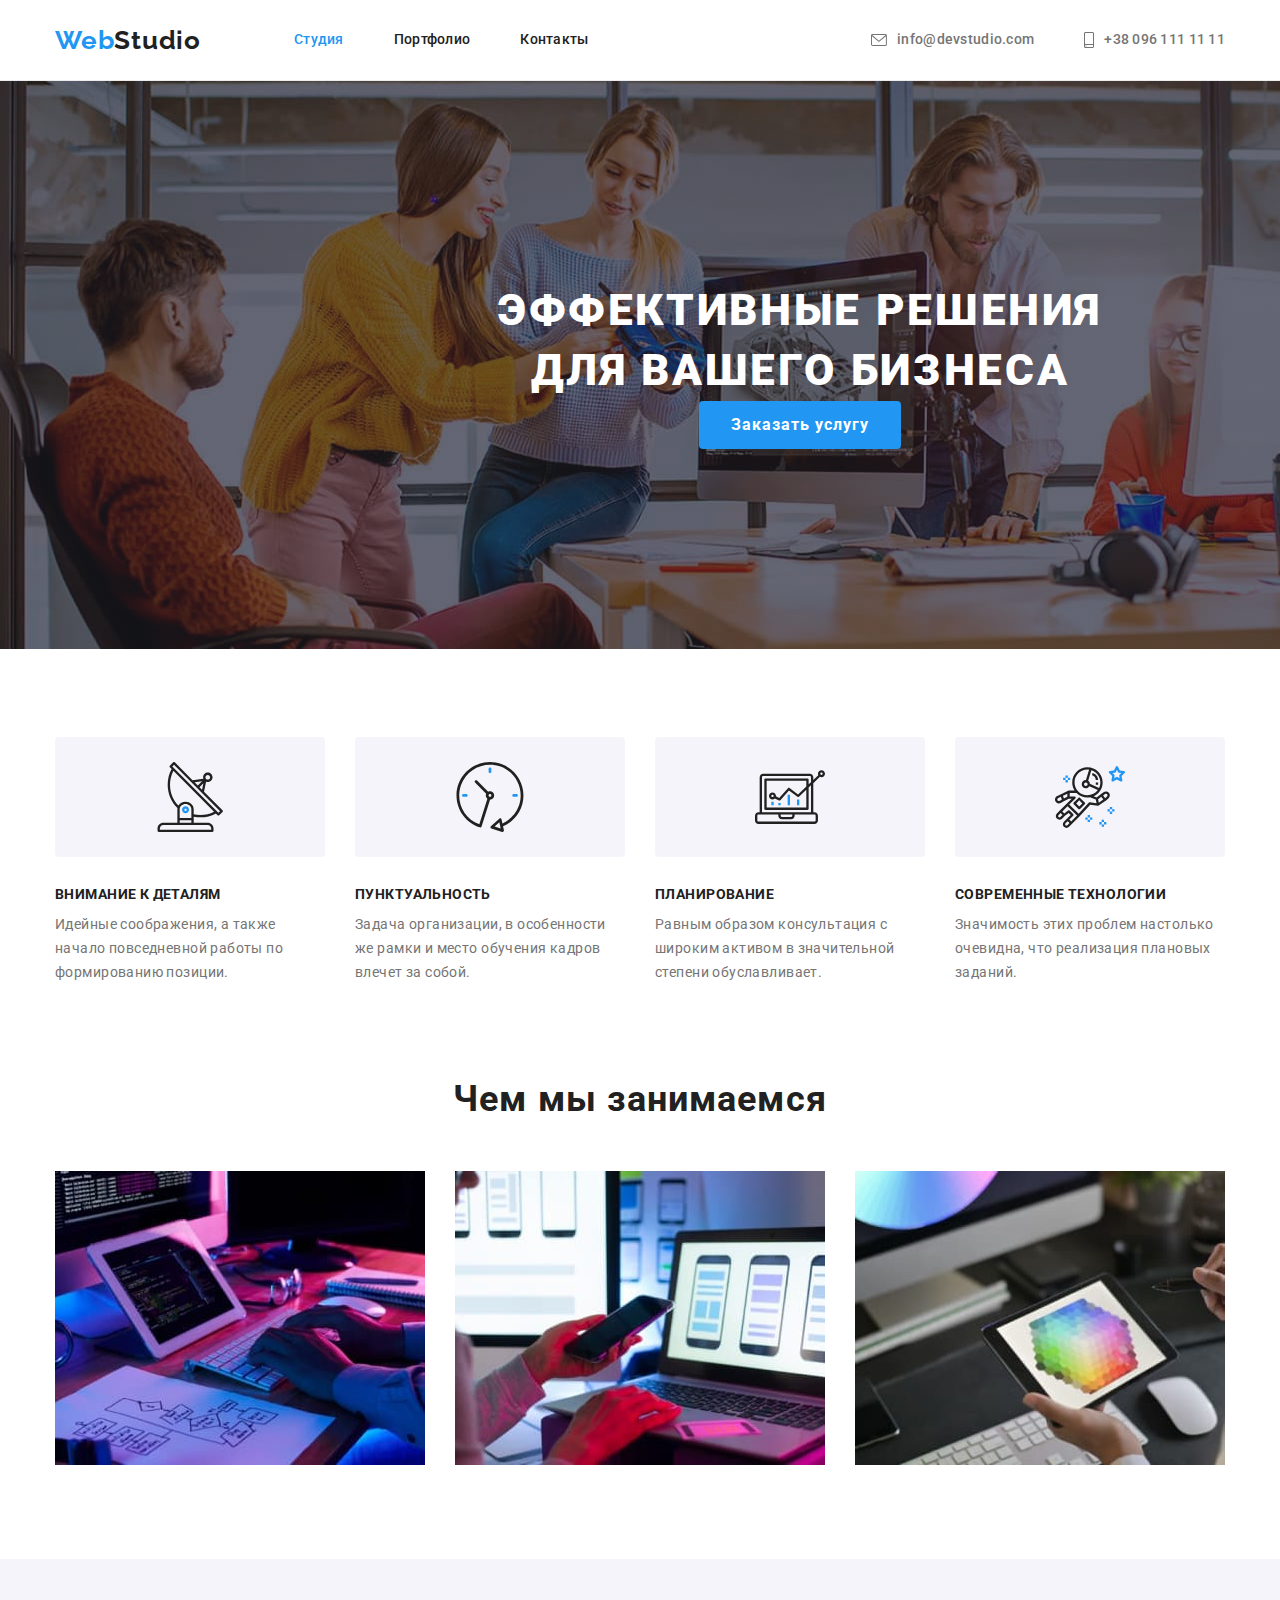
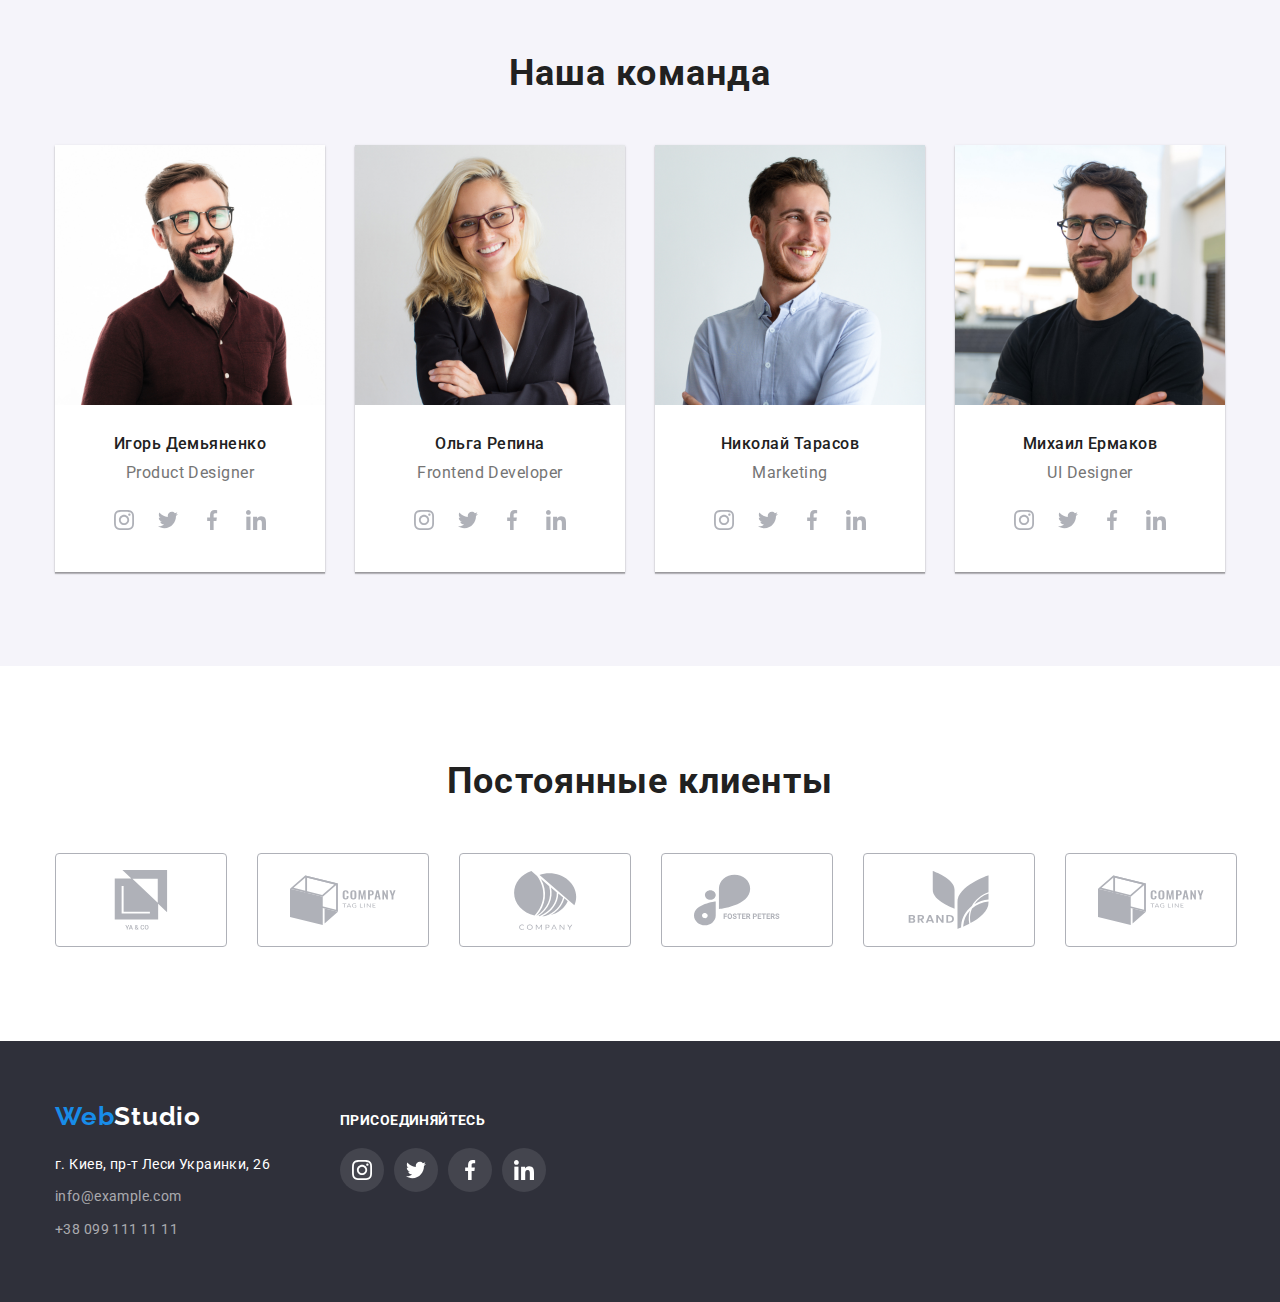
<file: index.html>
<!DOCTYPE html>
<html lang="ru">
  <head>
    <meta charset="UTF-8" />
    <meta http-equiv="X-UA-Compatible" content="IE=edge" />
    <meta name="viewport" content="width=device-width, initial-scale=1.0" />
    <link rel="preconnect" href="https://fonts.googleapis.com" />
    <link rel="preconnect" href="https://fonts.gstatic.com" crossorigin />
    <link
      href="https://fonts.googleapis.com/css2?family=Raleway:wght@700&family=Roboto:wght@400;500;700;900&display=swap"
      rel="stylesheet"
    />
    <title>WebStudio</title>
    <link
      rel="stylesheet"
      href="https://cdnjs.cloudflare.com/ajax/libs/modern-normalize/1.1.0/modern-normalize.min.css"
    />
    <link rel="stylesheet" href="./css/styles.css" />
  </head>

  <body>
    <header class="header">
      <div class="container header-section">
        <a class="logo link" href="./index.html">Web<span class="logo-two">Studio</span> </a>

        <nav class="header-nav">
          <ul class="nav-list list">
            <li class="nav-item"><a class="nav-link link current" href="">Студия</a></li>
            <li class="nav-item">
              <a class="nav-link link" href="./portfolio.html">Портфолио</a>
            </li>
            <li class="nav-item"><a class="nav-link link" href="">Контакты</a></li>
          </ul>
        </nav>

        <ul class="header-contacts list">
          <li class="header-item">
            <a class="header-contact link" href="mailto:info@devstudio.com"
              ><svg class="header-contacts-item-img" height="12" width="16">
                <use href="./images/symbol-defs.svg#icon-mail"></use>
              </svg>
              info@devstudio.com</a
            >
          </li>
          <li class="header-item">
            <a class="header-contact link" href="tel:+380961111111"
              ><svg class="header-contacts-item-img" height="16" width="10">
                <use href="./images/symbol-defs.svg#icon-smartphone"></use>
              </svg>
              +38 096 111 11 11</a
            >
          </li>
        </ul>
      </div>
    </header>

    <main>
      <!-- section 1 -->

      <section class="title">
        <div class="container">
          <!-- <div class="hero-container"> -->
          <h1 class="main-title">Эффективные решения для вашего бизнеса</h1>
          <button type="button" class="main-btn">Заказать услугу</button>
          <!-- </div> -->
        </div>
      </section>

      <!-- section 2 -->

      <section class="reasons">
        <div class="container">
          <h2 class="visually-hidden">Качества</h2>
          <ul class="reasons-list list">
            <li class="reasons-item">
              <div class="reasons-item-fon">
                <svg class="reasons-item-img" height="70" width="70">
                  <use href="./images/symbol-defs.svg#icon-antenna"></use>
                </svg>
              </div>
              <h3 class="reasons-title">Внимание к деталям</h3>
              <p class="reasons-text">
                Идейные соображения, а также начало повседневной работы по формированию позиции.
              </p>
            </li>
            <li class="reasons-item">
              <div class="reasons-item-fon">
                <svg class="reasons-item-img" height="70" width="70">
                  <use href="./images/symbol-defs.svg#icon-clock"></use>
                </svg>
              </div>
              <h3 class="reasons-title">Пунктуальность</h3>
              <p class="reasons-text">
                Задача организации, в особенности же рамки и место обучения кадров влечет за собой.
              </p>
            </li>
            <li class="reasons-item">
              <div class="reasons-item-fon">
                <svg class="reasons-item-img" height="70" width="70">
                  <use href="./images/symbol-defs.svg#icon-diagram"></use>
                </svg>
              </div>
              <h3 class="reasons-title">Планирование</h3>
              <p class="reasons-text">
                Равным образом консультация с широким активом в значительной степени обуславливает.
              </p>
            </li>
            <li class="reasons-item">
              <div class="reasons-item-fon">
                <svg class="reasons-item-img" height="70" width="70">
                  <use href="./images/symbol-defs.svg#icon-astronaut"></use>
                </svg>
              </div>
              <h3 class="reasons-title">Современные технологии</h3>
              <p class="reasons-text">
                Значимость этих проблем настолько очевидна, что реализация плановых заданий.
              </p>
            </li>
          </ul>
        </div>
      </section>

      <!-- section 3 -->

      <section class="about">
        <div class="container">
          <h2 class="about-subtitle">Чем мы занимаемся</h2>
          <ul class="about-list list">
            <li class="about-item">
              <img
                class="about-img"
                src="./images/about-img-1.jpg"
                alt="Разработка програмного обезпечения"
                width="370"
                height="294"
              />
            </li>
            <li class="about-item">
              <img
                class="about-img"
                src="./images/about-img-3.jpg"
                alt="Сосдание приложения для мобильных устройств"
                width="370"
                height="294"
              />
            </li>
            <li class="about-item">
              <img
                class="about-img"
                src="./images/about-img-2.jpg"
                alt="Рбота с палитрой цветов"
                width="370"
                height="294"
              />
            </li>
          </ul>
        </div>
      </section>

      <!-- section 4 -->

      <section class="specialist">
        <div class="container">
          <h2 class="specialist-title">Наша команда</h2>
          <ul class="specialist-list list">
            <li class="specialist-item">
              <img
                class="specialist-img"
                src="./images/tiam-img-1.jpg"
                alt="Дизайнер продукта"
                width="270"
                height="260"
              />
              <div class="card-content">
                <h3 class="specialist-item-title">Игорь Демьяненко</h3>
                <p class="specialist-text" lang="en">Product Designer</p>
                <ul class="specialist-item-soc-list list">
                  <li class="specialist-item-soc-item">
                    <a class="specialist-item-soc-link link" href=""
                      ><svg class="specialist-item-soc-icon" width="20" height="20">
                        <use href="./images/symbol-defs.svg#icon-instagram"></use></svg
                    ></a>
                  </li>
                  <li class="specialist-item-soc-item">
                    <a class="specialist-item-soc-link link" href=""
                      ><svg class="specialist-item-soc-icon" width="20" height="20">
                        <use href="./images/symbol-defs.svg#icon-twitter-1"></use></svg
                    ></a>
                  </li>
                  <li class="specialist-item-soc-item">
                    <a class="specialist-item-soc-link link" href=""
                      ><svg class="specialist-item-soc-icon" width="20" height="20">
                        <use href="./images/symbol-defs.svg#icon-facebook"></use></svg
                    ></a>
                  </li>
                  <li class="specialist-item-soc-item">
                    <a class="specialist-item-soc-link link" href=""
                      ><svg class="specialist-item-soc-icon" width="20" height="20">
                        <use href="./images/symbol-ddefs.svg#icon-linkedin-1"></use></svg
                    ></a>
                  </li>
                </ul>
              </div>
            </li>
            <li class="specialist-item">
              <img
                class="specialist-img"
                src="./images/tiam-img-2.jpg"
                alt="Фронтенд-разработчик"
                width="270"
                height="260"
              />
              <div class="card-content">
                <h3 class="specialist-item-title">Ольга Репина</h3>
                <p class="specialist-text" lang="en">Frontend Developer</p>
                <ul class="specialist-item-soc-list list">
                  <li class="specialist-item-soc-item">
                    <a class="specialist-item-soc-link link" href=""
                      ><svg class="specialist-item-soc-icon" width="20" height="20">
                        <use href="./images/symbol-defs.svg#icon-instagram"></use></svg
                    ></a>
                  </li>
                  <li class="specialist-item-soc-item">
                    <a class="specialist-item-soc-link link" href=""
                      ><svg class="specialist-item-soc-icon" width="20" height="20">
                        <use href="./images/symbol-defs.svg#icon-twitter-1"></use></svg
                    ></a>
                  </li>
                  <li class="specialist-item-soc-item">
                    <a class="specialist-item-soc-link link" href=""
                      ><svg class="specialist-item-soc-icon" width="20" height="20">
                        <use href="./images/symbol-defs.svg#icon-facebook"></use></svg
                    ></a>
                  </li>
                  <li class="specialist-item-soc-item">
                    <a class="specialist-item-soc-link link" href=""
                      ><svg class="specialist-item-soc-icon" width="20" height="20">
                        <use href="./images/symbol-ddefs.svg#icon-linkedin-1"></use></svg
                    ></a>
                  </li>
                </ul>
              </div>
            </li>
            <li class="specialist-item">
              <img
                class="specialist-img"
                src="./images/tiam-img-3.jpg"
                alt="Маркетинг"
                width="270"
                height="260"
              />
              <div class="card-content">
                <h3 class="specialist-item-title">Николай Тарасов</h3>
                <p class="specialist-text" lang="en">Marketing</p>
                <ul class="specialist-item-soc-list list">
                  <li class="specialist-item-soc-item">
                    <a class="specialist-item-soc-link link" href=""
                      ><svg class="specialist-item-soc-icon" width="20" height="20">
                        <use href="./images/symbol-defs.svg#icon-instagram"></use></svg
                    ></a>
                  </li>
                  <li class="specialist-item-soc-item">
                    <a class="specialist-item-soc-link link" href=""
                      ><svg class="specialist-item-soc-icon" widht="20" height="20">
                        <use href="./images/symbol-defs.svg#icon-twitter-1"></use></svg
                    ></a>
                  </li>
                  <li class="specialist-item-soc-item">
                    <a class="specialist-item-soc-link link" href=""
                      ><svg class="specialist-item-soc-icon" widht="20" height="20">
                        <use href="./images/symbol-defs.svg#icon-facebook"></use></svg
                    ></a>
                  </li>
                  <li class="specialist-item-soc-item">
                    <a class="specialist-item-soc-link link" href=""
                      ><svg class="specialist-item-soc-icon" widht="20" height="20">
                        <use href="./images/symbol-ddefs.svg#icon-linkedin-1"></use></svg
                    ></a>
                  </li>
                </ul>
              </div>
            </li>
            <li class="specialist-item">
              <img
                class="specialist-img"
                src="./images/tiam-img-4.jpg"
                alt="Дизайнер пользовательского интерфейса"
                width="270"
                height="260"
              />
              <div class="card-content">
                <h3 class="specialist-item-title">Михаил Ермаков</h3>
                <p class="specialist-text" lang="en">UI Designer</p>
                <ul class="specialist-item-soc-list list">
                  <li class="specialist-item-soc-item">
                    <a class="specialist-item-soc-link link" href=""
                      ><svg class="specialist-item-soc-icon" width="20" height="20">
                        <use href="./images/symbol-defs.svg#icon-instagram"></use></svg
                    ></a>
                  </li>
                  <li class="specialist-item-soc-item">
                    <a class="specialist-item-soc-link link" href=""
                      ><svg class="specialist-item-soc-icon" width="20" height="20">
                        <use href="./images/symbol-defs.svg#icon-twitter-1"></use></svg
                    ></a>
                  </li>
                  <li class="specialist-item-soc-item">
                    <a class="specialist-item-soc-link link" href=""
                      ><svg class="specialist-item-soc-icon" width="20" height="20">
                        <use href="./images/symbol-defs.svg#icon-facebook"></use></svg
                    ></a>
                  </li>
                  <li class="specialist-item-soc-item">
                    <a class="specialist-item-soc-link link" href=""
                      ><svg class="specialist-item-soc-icon" width="20" height="20">
                        <use href="./images/symbol-ddefs.svg#icon-linkedin-1"></use></svg
                    ></a>
                  </li>
                </ul>
              </div>
            </li>
          </ul>
        </div>
      </section>
      <!-- section-clients 5 -->
      <section class="clients">
        <div class="container-clients container">
          <h2 class="clients-title">Постоянные клиенты</h2>
          <ul class="clients-list list">
            <li class="clients-item">
              <a class="clients-list-div" href=""
                ><svg class="clients-img" width="106" height="60" width="106" height="60">
                  <use href="./images/symbol-defs.svg#icon-Union"></use></svg
              ></a>
            </li>
            <li class="clients-item">
              <a class="clients-list-div" href=""
                ><svg class="clients-img" width="106" height="60">
                  <use href="./images/symbol-defs.svg#icon-tagline"></use></svg
              ></a>
            </li>
            <li class="clients-item">
              <a class="clients-list-div" href=""
                ><svg class="clients-img" width="106" height="60">
                  <use href="./images/symbol-defs.svg#icon-companilist"></use></svg
              ></a>
            </li>
            <li class="clients-item">
              <a class="clients-list-div" href=""
                ><svg class="clients-img" width="106" height="60">
                  <use href="./images/symbol-defs.svg#icon-fosterpeters"></use></svg
              ></a>
            </li>
            <li class="clients-item">
              <a class="clients-list-div" href=""
                ><svg class="clients-img" width="106" height="60">
                  <use href="./images/symbol-defs.svg#icon-brend"></use></svg
              ></a>
            </li>
            <li class="clients-item">
              <a class="clients-list-div" href=""
                ><svg class="clients-img" width="106" height="60">
                  <use href="./images/symbol-defs.svg#icon-tagline"></use></svg
              ></a>
            </li>
          </ul>
        </div>
      </section>
    </main>

    <!-- section 6 -->
    <footer class="footer">
      <div class="container-foter container">
        <div class="footer-main">
          <a class="logo-footer-first link" href="/index.html"
            >Web<span class="logo-footer">Studio</span></a
          >
          <address class="address">
            <ul class="footer-list list">
              <li class="footer-address">
                <a
                  class="footer-map link"
                  href="https://goo.gl/maps/9qzrubKN1GBcPVM38"
                  target="blank"
                  >г. Киев, пр-т Леси Украинки, 26</a
                >
              </li>
              <li class="footer-item">
                <a class="footer-contact link" href="mailto:info@example.com">info@example.com</a>
              </li>
              <li class="footer-item">
                <a class="footer-contact link" href="tel:+380991111111">+38 099 111 11 11</a>
              </li>
            </ul>
          </address>
        </div>

        <div class="footer-social">
          <p class="footer-social-title">присоединяйтесь</p>
          <ul class="footer-soc-list list">
            <li class="footer-soc-item">
              <a class="footer-soc-link link" href=""
                ><svg class="footer-soc-icon" width="20" height="20">
                  <use href="./images/symbol-defs.svg#icon-instagram"></use></svg
              ></a>
            </li>
            <li class="footer-soc-item">
              <a class="footer-soc-link link" href=""
                ><svg class="footer-soc-icon" width="20" height="20">
                  <use href="./images/symbol-defs.svg#icon-twitter-1"></use></svg
              ></a>
            </li>
            <li class="footer-soc-item">
              <a class="footer-soc-link link" href=""
                ><svg class="footer-soc-icon" width="20" height="20">
                  <use href="./images/symbol-defs.svg#icon-facebook"></use></svg
              ></a>
            </li>
            <li class="footer-soc-item">
              <a class="footer-soc-link link" href=""
                ><svg class="footer-soc-icon" width="20" height="20">
                  <use href="./images/symbol-ddefs.svg#icon-linkedin-1"></use></svg
              ></a>
            </li>
          </ul>
        </div>
      </div>
    </footer>
  </body>
</html>
</file>
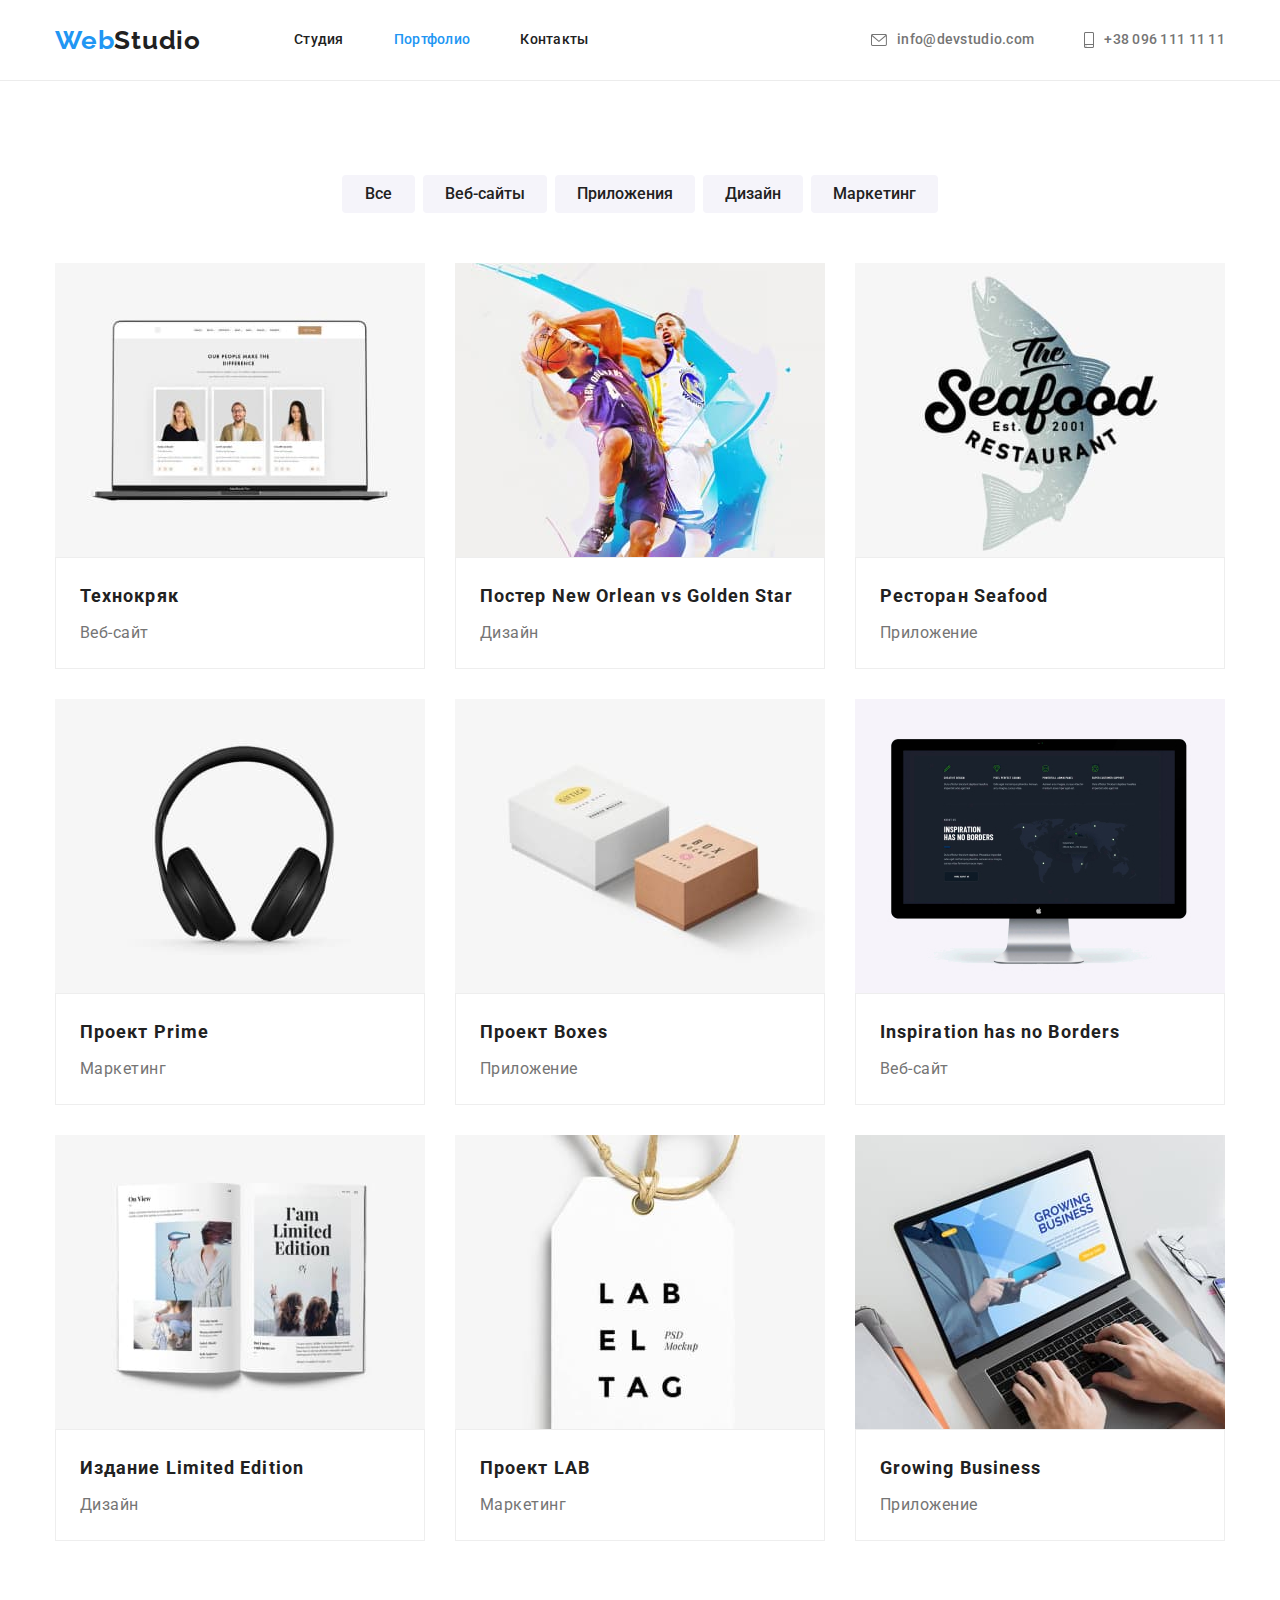
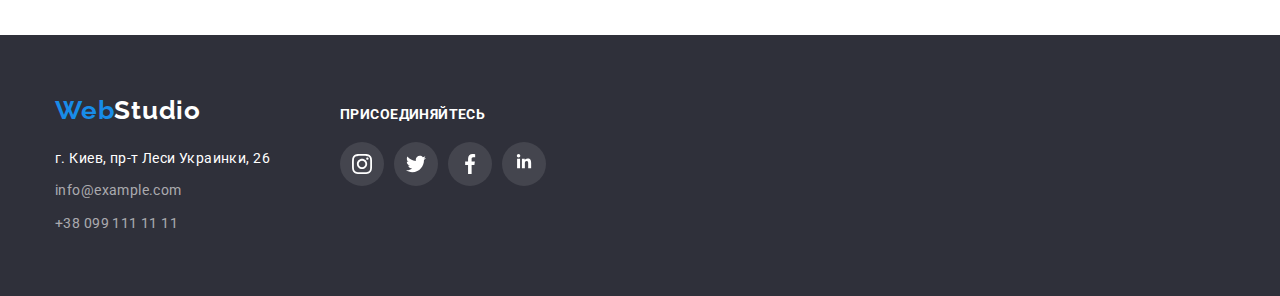
<file: portfolio.html>
<!DOCTYPE html>
<html lang="ru">
  <head>
    <meta charset="UTF-8" />
    <meta http-equiv="X-UA-Compatible" content="IE=edge" />
    <meta name="viewport" content="width=device-width, initial-scale=1.0" />
    <link rel="preconnect" href="https://fonts.googleapis.com" />
    <link rel="preconnect" href="https://fonts.gstatic.com" crossorigin />
    <link rel="preconnect" href="https://fonts.googleapis.com" />
    <link rel="preconnect" href="https://fonts.gstatic.com" crossorigin />
    <link
      href="https://fonts.googleapis.com/css2?family=Raleway:wght@700&family=Roboto:wght@400;500;700&display=swap"
      rel="stylesheet"
    />
    <title>Portfolio</title>
    <link
      rel="stylesheet"
      href="https://cdnjs.cloudflare.com/ajax/libs/modern-normalize/1.1.0/modern-normalize.min.css"
    />
    <link rel="stylesheet" href="./css/styles.css" />
  </head>
  <body>
    <header class="header">
      <div class="container header-section">
          <a class="logo link" href="./portfolio.html">
            <span class="logo-first">Web</span><span class="logo-two">Studio</span></a
          >
          <ul class="nav-list list">
            <li class="nav-item"><a class="nav-link link" href="./index.html">Студия</a></li>
            <li class="nav-item"><a class="nav-link link current" href="">Портфолио</a></li>
            <li class="nav-item"><a class="nav-link link" href="">Контакты</a></li>
          </ul>
        </nav>
        <ul class="header-contacts list">
          <li class="header-item">
            <a class="header-contact link" href="malito:info@devstudio.com"><svg class="header-contacts-item-img" height="12" width="16">
                <use href="./images/symbol-defs.svg#icon-mail"></use>
              </svg>info@devstudio.com</a>
          </li>
          <li class="header-item">
            <a class="header-contact link" href="tel:+380961111111"><svg class="header-contacts-item-img" height="16" width="10">
                <use href="./images/symbol-defs.svg#icon-smartphone"></use>
              </svg>+38 096 111 11 11</a>
          </li>
        </ul>
      </div>
    </header>
    <main>
      <!-- section 1 -->

      <section class="button">
        <div class="container">
          <h1 class="visually-hidden">button</h1>
          <ul class="button-list list">
            <li class="button-item">
              <button type="button" class="main-button-btn">Все</button>
            </li>
            <li class="button-item">
              <button type="button" class="main-button">Веб-сайты</button>
            </li>
            <li class="button-item">
              <button type="button" class="main-button">Приложения</button>
            </li>
            <li class="button-item">
              <button type="button" class="main-button">Дизайн</button>
            </li>
            <li class="button-item">
              <button type="button" class="main-button">Маркетинг</button>
            </li>
          </ul>

          <!-- Picture -->

          
          <ul class="picture-list list">
            <li class="picture-item">
              <a class="picture-link link" href="">
                <img class="picture-img" src="./images.portfolio/img.jpg" alt="Мак бук" width="370px" height="370px" />
              <div class="pic-content border">
              <h2 class="picture-title">Технокряк</h2>
              <p class="picture-text">Веб-сайт</p>
              </div>
              </a>
            </li>
            <li class="picture-item">
              <a class="picture-link link" href="">
                <img class="picture-img"
                src="./images.portfolio/img (1).jpg"
                alt="Баскетбол"
                width="370px"
                height="370px"
              /> 
              <div class="pic-content border">
              <h2 class="picture-title">Постер <span lang="en">New Orlean vs Golden Star</span></h2>
              <p class="picture-text">Дизайн</p>
              </div>
              </a>
            </li>
            <li class="picture-item">
              <a class="picture-link link" href="">
              
              <img class="picture-img" src="./images.portfolio/img2.jpg" alt="Рыба" width="370px" height="370px" />
              <div class="pic-content border">
              <h2 class="picture-title">Ресторан <span lang="en">Seafood</span></h2>
              <p class="picture-text">Приложение</p>
              </div>
              </a>
            </li>
            <li class="picture-item">
              <a class="picture-link link" href="">
              
              <img class="picture-img" src="./images.portfolio/img3.jpg" alt="Гарнитура" width="370px" height="370px" />
              <div class="pic-content border">
              <h2 class="picture-title">Проект <span lang="en">Prime</span></h2>
              <p class="picture-text">Маркетинг</p>
              </div>
              </a>
            </li>
            <li class="picture-item">
               <a class="picture-link link" href="">
              
              <img class="picture-img" src="./images.portfolio/img4.jpg" alt="Боксы" width="370px" height="370px" />
              <div class="pic-content border">
              <h2 class="picture-title">Проект <span lang="en">Boxes</span></h2>
              <p class="picture-text">Приложение</p>
              </div>
              </a>
            </li>
            <li class="picture-item">
               <a class="picture-link link" href="">
              
              <img class="picture-img" src="./images.portfolio/img5.jpg" alt="Аймак" width="370px" height="370px" />
              <div class="pic-content border">
              <h2 class="picture-title">Inspiration has no Borders</h2>
              <p class="picture-text">Веб-сайт</p>
              </div>
              </a>
            </li>
            <li class="picture-item">
               <a class="picture-link link" href="">
              
              <img class="picture-img" src="./images.portfolio/img6.jpg" alt="Книга" width="370px" height="370px" />
              <div class="pic-content border">
              <h2 class="picture-title">Издание <span>Limited Edition</span></h2>
              <p class="picture-text">Дизайн</p>
              </div>
              </a>
            </li>
            <li class="picture-item">
               <a class="picture-link link" href="">
              
              <img class="picture-img" src="./images.portfolio/img7.jpg" alt="Бирка" width="370px" height="370px" />
              <div class="pic-content border">
              <h2 class="picture-title">Проект <span lang="en">LAB</span></h2>
              <p class="picture-text">Маркетинг</p>
              </div>
              </a>
            </li>
            <li class="picture-item">
               <a class="picture-link link" href="">
              
              <img class="picture-img" src="./images.portfolio/img8.jpg" alt="Печатает" width="370px" height="370px" />
              <div class="pic-content border">
              <h2 class="picture-title">Growing Business</h2>
              <p class="picture-text">Приложение</p>
              </div>
              </a>
            </li>
          </ul>
        </div>
      </section>
    </main>
    <footer class="footer">
      <!-- section 2 -->
      <div class="container-foter container">
      <div class="container-logo">
        <a class="logo-footer-first link" href="./portfolio.html">Web<span class="logo-footer">Studio</span></a>
        <address class="address">
          <ul class="footer-list list">
            <li class="footer-address">
              <a class="footer-map link" href="https://goo.gl/maps/ZQuobjpqFTuYyhzw5" target="blank"> г. Киев, пр-т Леси Украинки, 26</a></li>
            <li class="footer-item">
              <a class="footer-contact link" href="mailto:nfo@example.com">info@example.com</a>
            </li>
            <li class="footer-item">
              <a class="footer-contact link" href="tel:+380991111111">+38 099 111 11 11</a>
            </li>
          </ul>
        </address>
        </div>
         <div class="footer-social">
          <p class="footer-social-title">присоединяйтесь</p>
          <ul class="footer-soc-list list">
            <li class="footer-soc-item">
              <a class="footer-soc-link link" href=""
                ><svg class="footer-soc-icon" width="20" height="20">
                  <use href="./images/symbol-defs.svg#icon-instagram"></use></svg
              ></a>
            </li>
            <li class="footer-soc-item">
              <a class="footer-soc-link link" href=""
                ><svg class="footer-soc-icon" width="20" height="20">
                  <use href="./images/symbol-defs.svg#icon-twitter-1"></use></svg
              ></a>
            </li>
            <li class="footer-soc-item">
              <a class="footer-soc-link link" href=""
                ><svg class="footer-soc-icon" width="20" height="20">
                  <use href="./images/symbol-defs.svg#icon-facebook"></use></svg
              ></a>
            </li>
            <li class="footer-soc-item">
              <a class="footer-soc-link link" href=""
                ><svg class="footer-soc-icon" width="20" height="20">
                  <use href="./images/symbol-defs.svg#icon-linkedin"></use></svg
              ></a>
            </li>
          </ul>
        </div>
      </div>
      
    </footer>
  </body>
</html>
</file>
<file: css/styles.css>
:root {
  --header-color: #212121;
  --title-color: #ffffff;
  --contact-color: #757575;
  --logo-footer: #ffffff;
  --allocate-color: #2196f3;
  --button-text: #ffffff;
  --white-color: #ffffff;
  --pictures-margin: 30px;
  --title-text-color: #212121;
  --btn-hover-color: #188ce8;
}

body {
  font-family: 'Roboto', sans-serif;
  background: #ffffff;
  color: #212121;
  font-size: 14px;
}
.container {
  margin-left: auto;
  margin-right: auto;
  /* outline: 5px solid green; */
  width: 1200px;
  padding-left: 15px;
  padding-right: 15px;
}
h1,
h2,
h3,
h4,
h5,
h6,
p {
  margin: 0;
}

ul {
  list-style: none;
  padding-left: 0px;
  margin: 0;
}

.list {
  padding: 0;
  margin: 0;
  list-style: none;
}

.link {
  text-decoration: none;
}

.visually-hidden {
  position: absolute;
  white-space: nowrap;
  width: 1px;
  height: 1px;
  overflow: hidden;
  border: 0;
  padding: 0;
  clip: rect(0 0 0 0);
  clip-path: inset(50%);
  margin: -1px;
}
/* -----------header---------- */
.header {
  background: #ffffff;
  border-bottom: 1px solid #ececec;
}
.header-section {
  display: flex;
  align-items: center;
}

.logo {
  padding-top: 24px;
  padding-bottom: 24px;
  display: inline-block;
  font-family: 'Raleway';
  font-style: normal;
  font-weight: 700;
  font-size: 26px;
  line-height: 1.19;
  letter-spacing: 0.03em;
  color: #2196f3;
}

.logo-two {
  font-family: 'Raleway';
  font-style: normal;
  font-weight: 700;
  font-size: 26px;
  line-height: 1.19;
  letter-spacing: 0.03em;
  color: #212121;
}
.nav-link:hover,
.nav-link:focus,
.header-contact:hover,
.header-contact:focus {
  color: var(--allocate-color);
}
/* .nav-item + .nav-item {
  margin-left: 50px;
} */
.nav-item:not(:last-child) {
  margin-right: 50px;
}
/* .nav-item:last-child {
  margin-right: 0;
} */
.nav-link {
  display: block;
  padding-top: 32px;
  padding-bottom: 32px;

  font-style: normal;
  font-weight: 500;
  font-size: 14px;
  line-height: 1.14;
  letter-spacing: 0.02em;
  color: var(--header-color);
}

.nav-list {
  display: flex;
  margin-left: 93px;
}

.nav-list .nav-link.current {
  color: var(--allocate-color);
}
.header-contact {
  display: block;
  padding-top: 32px;
  padding-bottom: 32px;
  font-style: normal;
  font-weight: 500;
  font-size: 14px;
  line-height: 1.14;
  letter-spacing: 0.02em;
  color: var(--contact-color);
}
.header-contact:last-child {
  margin-right: 0;
  display: flex;
  flex-direction: row;
  align-items: center;
}
.header-contacts {
  display: flex;
  margin-left: auto;
}
/* .header-item:not(:last-child) {
  margin-right: 50px;
} */
.header-item + .header-item {
  margin-left: 50px;
}
.header-contacts-item-img {
  fill: currentColor;
  margin-right: 10px;
}

/* --------section 1-------- */

.title {
  margin: 0 auto;
  background-image: linear-gradient(rgba(47, 48, 58, 0.4), rgba(47, 48, 58, 0.4)),
    url(../images/bg-hero.jpg);
  background-color: #2f303a;
  background-repeat: no-repeat;
  background-position: center;

  text-align: center;
  padding-top: 200px;
  padding-bottom: 200px;
  width: 1600px;
}

.hero-container {
  padding-top: 200px;
  padding-bottom: 200px;
  text-align: center;
}
.main-title {
  display: inline-block;
  width: 696px;

  font-style: normal;
  font-weight: 900;
  font-size: 44px;
  line-height: 1.36;
  letter-spacing: 0.06em;
  text-transform: uppercase;
  color: var(--title-color);
}

.main-btn {
  color: var(--white-color);
  background-color: var(--allocate-color);
  cursor: pointer;
  border: none;
  line-height: 1.8;
  letter-spacing: 0.06em;
  text-align: center;
  font-size: 16px;
  font-weight: 700;
  border-radius: 4px;
  padding: 10px 32px;
  display: block;
  margin: auto;
}

.main-btn:hover,
.main-btn:focus {
  background-color: var(--btn-hover-color);
}
.main-button-btn {
  cursor: pointer;
}
/* --------section 2-------- */
.reasons {
  background: #ffffff;
  padding-top: 88px;
  padding-bottom: 94px;
}
.reasons-item-fon {
  width: 270px;
  height: 120px;
  background: #f5f4fa;
  border-radius: 4px;
  margin-bottom: 30px;
  display: flex;
  justify-content: center;
  align-items: center;
}
.reasons-item-img {
  fill: #212121;
}
.reasons-list {
  display: flex;
}
.reasons-item {
  justify-content: flex-start;
  margin-right: 30px;
  width: 270px;
}
.reasons-item:last-child {
  margin-right: 0;
}
.reasons-title {
  margin-bottom: 0;

  font-style: normal;
  font-weight: 700;
  font-size: 14px;
  line-height: 1.14;
  letter-spacing: 0.03em;
  text-transform: uppercase;
  color: #212121;
}
.reasons-text {
  margin-bottom: 0;
  margin-top: 10px;

  font-style: normal;
  font-weight: 400;
  font-size: 14px;
  line-height: 1.71;
  letter-spacing: 0.03em;
  color: #757575;
}

/* --------section 3-------- */

.about {
  background: #ffffff;
  padding-bottom: 94px;
}
.about-img {
  display: block;
  max-width: 100%;
  height: auto;
}
.about-list {
  display: flex;
  margin-top: 50px;
}
.about-item {
  justify-content: flex-start;
  margin-right: 30px;
  width: 370px;
}

.about-item:last-child {
  margin-right: 0;
}
.about-subtitle {
  margin-bottom: 0;
  margin-top: 0;

  font-style: normal;
  text-align: center;
  font-weight: 700;
  font-size: 36px;
  line-height: 1.16;
  letter-spacing: 0.03em;
  color: #212121;
}

/* --------section 4-------- */

.specialist {
  background-color: #f5f4fa;

  padding-top: 94px;
  padding-bottom: 94px;
}

.specialist-img {
  display: block;
}
.specialist-list {
  display: flex;
  padding-left: 0px;
  margin: 0;

  margin-left: calc(-1 * var(--pictures-margin));
}
.specialist-item {
  flex-basis: calc(100% / 4 - var(--pictures-margin));
  margin-left: var(--pictures-margin);
  background-color: #ffffff;
  box-shadow: 0px 1px 3px rgba(0, 0, 0, 0.12), 0px 1px 1px rgba(0, 0, 0, 0.14),
    0px 2px 1px rgba(0, 0, 0, 0.2);
}

/* .specialist-item {
  flex-basis: calc(100% / 4 - var(--pictures-margin));
  margin-left: var(--pictures-margin);
} */
.specialist-item-title {
  margin-bottom: 10px;
  font-style: normal;
  font-weight: 500;
  font-size: 16px;
  line-height: 1.18;
  text-align: center;
  letter-spacing: 0.03em;
  color: #212121;
}
.specialist-title {
  margin-top: 0;
  margin-bottom: 50px;

  font-style: normal;
  font-weight: 700;
  font-size: 36px;
  line-height: 1.16;
  text-align: center;
  letter-spacing: 0.03em;
  color: #212121;
}

.specialist-text {
  margin-bottom: 16px;
  font-style: normal;
  font-weight: 400;
  font-size: 16px;
  line-height: 1.18;
  text-align: center;
  letter-spacing: 0.03em;
  color: #757575;
}
.specialist-item-soc-list {
  display: flex;
  justify-content: center;
}
.specialist-item-soc-link {
  width: 44px;
  height: 44px;
  border-radius: 50%;
  display: flex;
  justify-content: center;
  align-items: center;
  color: #afb1b8;
}
.specialist-item-soc-icon {
  fill: currentColor;
}
.specialist-item-soc-link:hover,
.specialist-item-soc-link:focus {
  background-color: var(--allocate-color);
  color: var(--logo-footer);
}
/* clients */

.clients {
  padding: 94px 0;
}
.clients-title {
  font-weight: 700;
  font-size: 36px;
  line-height: 1.17;
  text-align: center;
  letter-spacing: 0.03em;
  margin: 0 auto;
  margin-bottom: 50px;
}
.clients-list {
  display: flex;
  justify-content: space-between;
}
.clients-item:hover,
.clients-item:focus,
.clients-list-div:hover,
.clients-list-div:focus {
  border: 1px solid var(--allocate-color);
  color: var(--allocate-color);
}
.clients-item + .clients-item {
  margin-left: 30px;
}
.clients-item {
  display: inline-block;
  border: 1px solid #afb1b8;
  border-radius: 4px;
  color: #afb1b8;
}
.clients-list-div {
  width: 170px;
  height: 92px;
  display: flex;
  justify-content: center;

  align-items: center;
  color: #afb1b8;
}
.clients-img {
  fill: currentColor;
}
/* --------section 5-------- */
.footer {
  background: #2f303a;
  padding-top: 60px;
  padding-bottom: 60px;
}
.container-logo {
  margin-right: 70px;
}
.logo-footer-first {
  font-family: 'Raleway', sans-serif;
  font-weight: 700;
  font-size: 26px;
  line-height: 1.19;
  letter-spacing: 0.03em;
  color: var(--btn-hover-color);
}
.address {
  font-style: normal;
  margin-top: 20px;
}
.footer-list {
  margin-top: 20px;
  margin-bottom: 0;
}
.footer-map {
  font-style: normal;
  font-weight: 400;
  font-size: 14px;
  line-height: 24px;
  letter-spacing: 0.03em;
  color: #ffffff;
}
.footer-map:hover,
.footer-map:focus {
  color: var(--allocate-color);
}

.footer-item {
  margin-top: 9px;
  margin-bottom: 0;
}
.footer-contact:hover,
.footer-contact:focus {
  color: var(--allocate-color);
}

.logo-footer {
  font-family: 'Raleway';
  font-style: normal;
  font-weight: 700;
  font-size: 26px;
  line-height: 1.19;
  letter-spacing: 0.03em;
  color: var(--logo-footer);
}

.footer-address {
  font-style: normal;
  font-weight: 400;
  font-size: 14px;
  line-height: 1.71;
  letter-spacing: 0.03em;
  color: #ffffff;
}
.footer-main {
  margin-right: 70px;
}
.footer-contact {
  font-style: normal;
  font-weight: 400;
  font-size: 14px;
  line-height: 1.71;
  letter-spacing: 0.03em;
  color: rgba(255, 255, 255, 0.6);
}
.container-foter {
  display: flex;
  align-items: baseline;
  justify-self: flex-start;
}
/* ------social-------- */

.footer-social-title {
  font-weight: 700;
  font-size: 14px;
  line-height: 16px;
  letter-spacing: 0.03em;
  text-transform: uppercase;
  color: #ffffff;
  margin: 0 0 20px 0;
}
.footer-soc-list {
  display: flex;
}
.footer-soc-link {
  width: 44px;
  height: 44px;
  background: rgba(255, 255, 255, 0.1);
  border-radius: 50%;
  display: flex;
  justify-content: center;
  align-items: center;
}
.footer-soc-icon {
  fill: var(--button-text);
}
.footer-soc-item + .footer-soc-item {
  padding: 0;
  margin: 0 0 0 10px;
}
.footer-soc-link:hover,
.footer-soc-link:focus {
  background-color: var(--allocate-color);
}
/* --------portfolio------ */

/* ------- section butten------ */
.button {
  padding-top: 94px;
  padding-bottom: 94px;
}
.main-button {
  background-color: #f5f4fa;
  color: #212121;
  cursor: pointer;
  line-height: 1.62;
  font-size: 16px;
  font-weight: 500;
  border: none;
  border-radius: 4px;
  padding: 6px 22px;
  display: block;
  min-width: 73px;
  text-align: center;
  /* font-family: 'Roboto';
  font-style: normal;
  font-weight: 500;
  font-size: 16px;
  line-height: 1.62;
  text-align: center;
  letter-spacing: 0.03em;
  color: #212121; */
}
.button-list {
  display: flex;
  justify-content: center;
  margin-bottom: 50px;
}
.button-item:not(:last-child) {
  margin-right: 8px;
}

.main-button-btn {
  background-color: #f5f4fa;
  color: #212121;
  cursor: pointer;
  line-height: 1.62;
  font-size: 16px;
  font-weight: 500;
  border: none;
  border-radius: 4px;
  padding: 6px 22px;
  display: block;
  min-width: 73px;
  text-align: center;

  background: #f5f4fa;
  transition-duration: 250ms;
  transition-property: color, background-color, box-shadow;
  transition-timing-function: cubic-bezier(0.4, 0, 0.2, 1);
}
.main-button-btn:hover,
.main-button-btn:focus {
  background: #2196f3;
  color: white;
  cursor: pointer;
  box-shadow: 0px 3px 1px rgb(0 0 0 / 10%), 0px 1px 2px rgb(0 0 0 / 8%),
    0px 2px 2px rgb(0 0 0 / 12%);
}

.main-button:hover,
.main-button:focus {
  background-color: #2196f3;
  color: #ffffff;
  cursor: pointer;
  box-shadow: 0px 3px 1px rgba(0, 0, 0, 0.1), 0px 1px 2px rgba(0, 0, 0, 0.08),
    0px 2px 2px rgba(0, 0, 0, 0.12);
}

/* -----section picture---- */
.picture-list {
  display: flex;
  flex-wrap: wrap;
  margin-left: calc(-1 * var(--pictures-margin));
  margin-top: calc(-1 * var(--pictures-margin));
}
.picture-link {
  display: block;
  transition-duration: 250ms;
  transition-property: box-shadow;
  transition-timing-function: cubic-bezier(0.4, 0, 0.2, 1);
}
.picture-link:hover,
.picture-link:focus {
  cursor: pointer;
  box-shadow: 0px 1px 1px rgba(0, 0, 0, 0.12), 0px 4px 4px rgba(0, 0, 0, 0.06),
    1px 4px 6px rgba(0, 0, 0, 0.16);
}
.border {
  border: 1px solid #eeeeee;
}
.pic-content {
  padding: 20px 24px;
}
.card-content {
  background-color: var(--white-color);
  padding-top: 30px;
  padding-bottom: 30px;
}
.picture-img {
  display: block;
  max-width: 100%;
  height: auto;

  /* background-color: #ffffff;
  border: 1px solid #eeeeee;
  box-sizing: border-box;
} */
}
.picture-item {
  flex-basis: calc(100% / 3 - var(--pictures-margin));
  margin-left: var(--pictures-margin);
  margin-top: var(--pictures-margin);
  /* material shadow v1 */
}

/* .picture-item:nth-child(3n) {
  margin-right: o;
} */

.picture-title {
  font-weight: 700;
  font-size: 18px;
  line-height: 2;
  letter-spacing: 0.06em;
  color: var(--title-text-color);
}

.picture-text {
  margin-top: 4px;
  font-weight: 400;
  font-size: 16px;
  line-height: 1.87;
  letter-spacing: 0.03em;
  color: var(--contact-color);
}
.picture-item:hover,
.picture-item:focus,
.picture-lin:hover,
.picture-lin:focus {
  box-shadow: 0px 1px 1px rgba(0, 0, 0, 0.12), 0px 4px 4px rgba(0, 0, 0, 0.06),
    1px 4px 6px rgba(0, 0, 0, 0.16);
}
</file>
